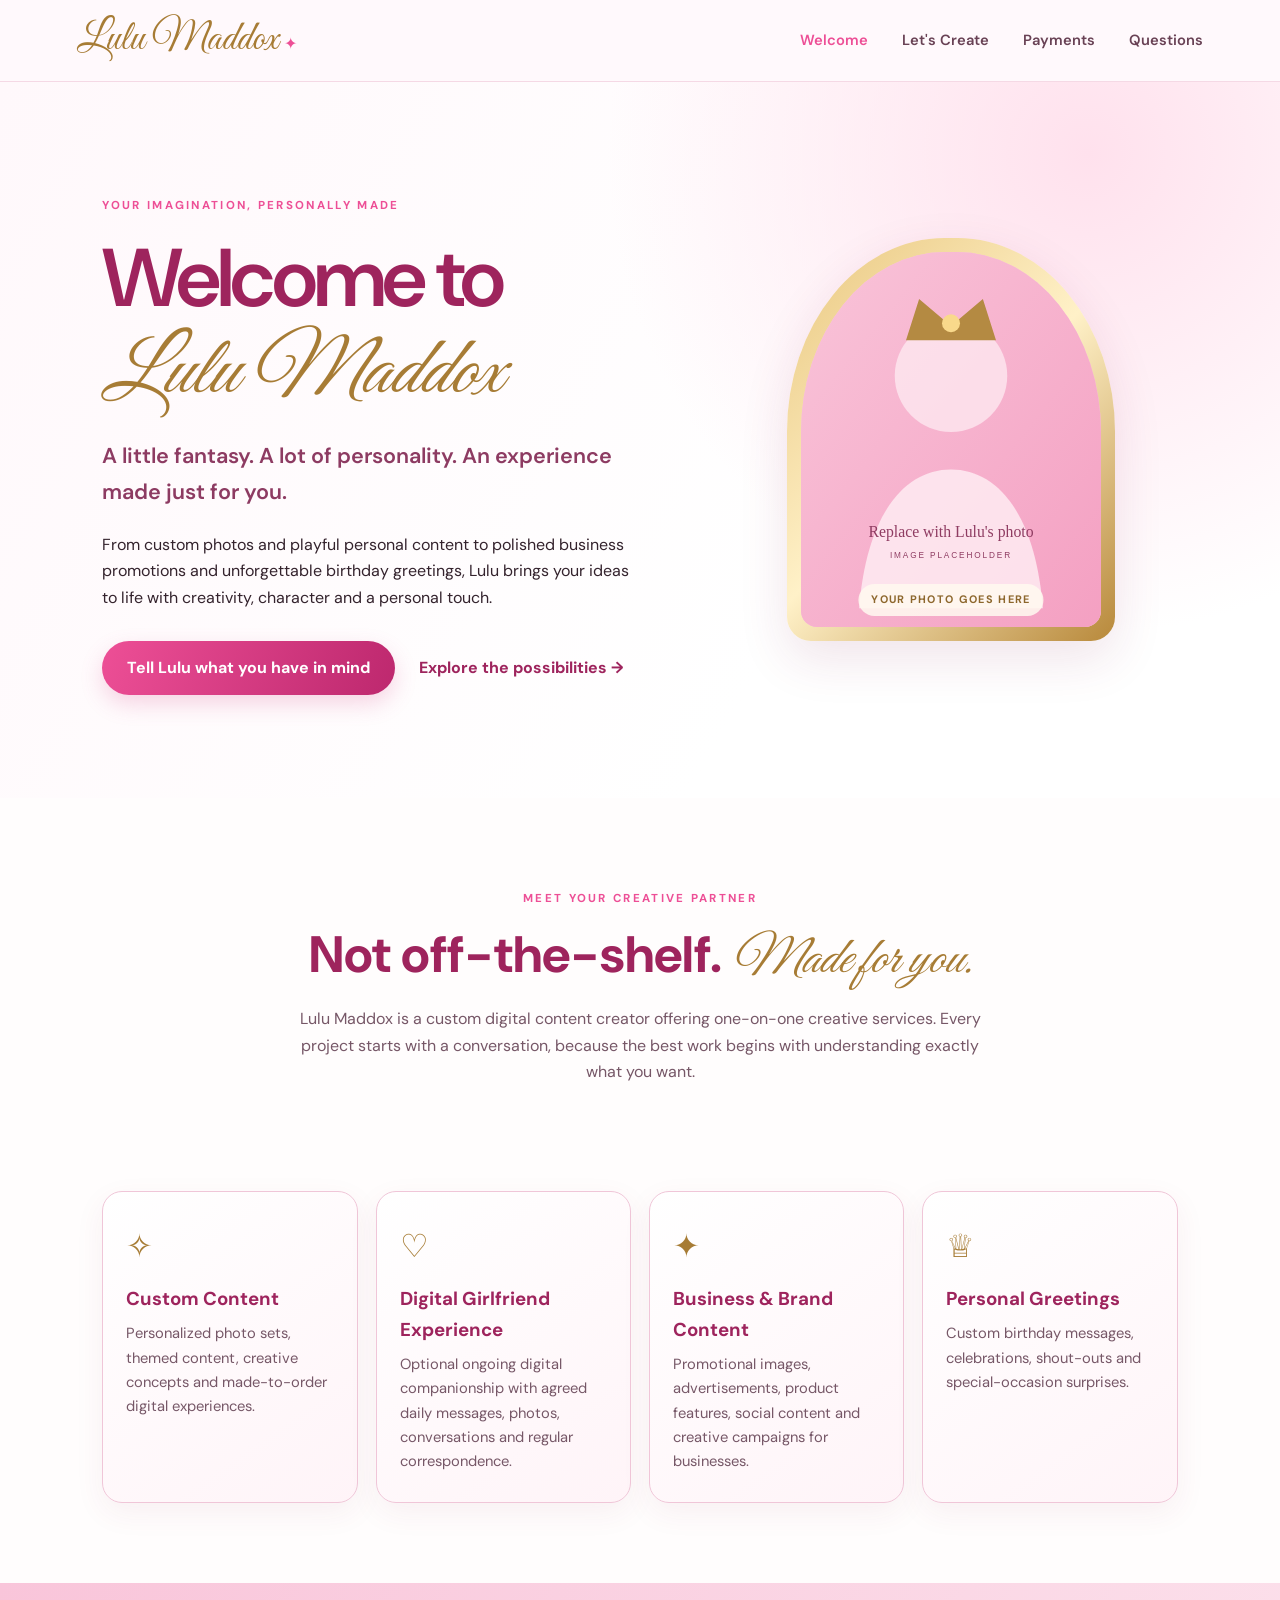
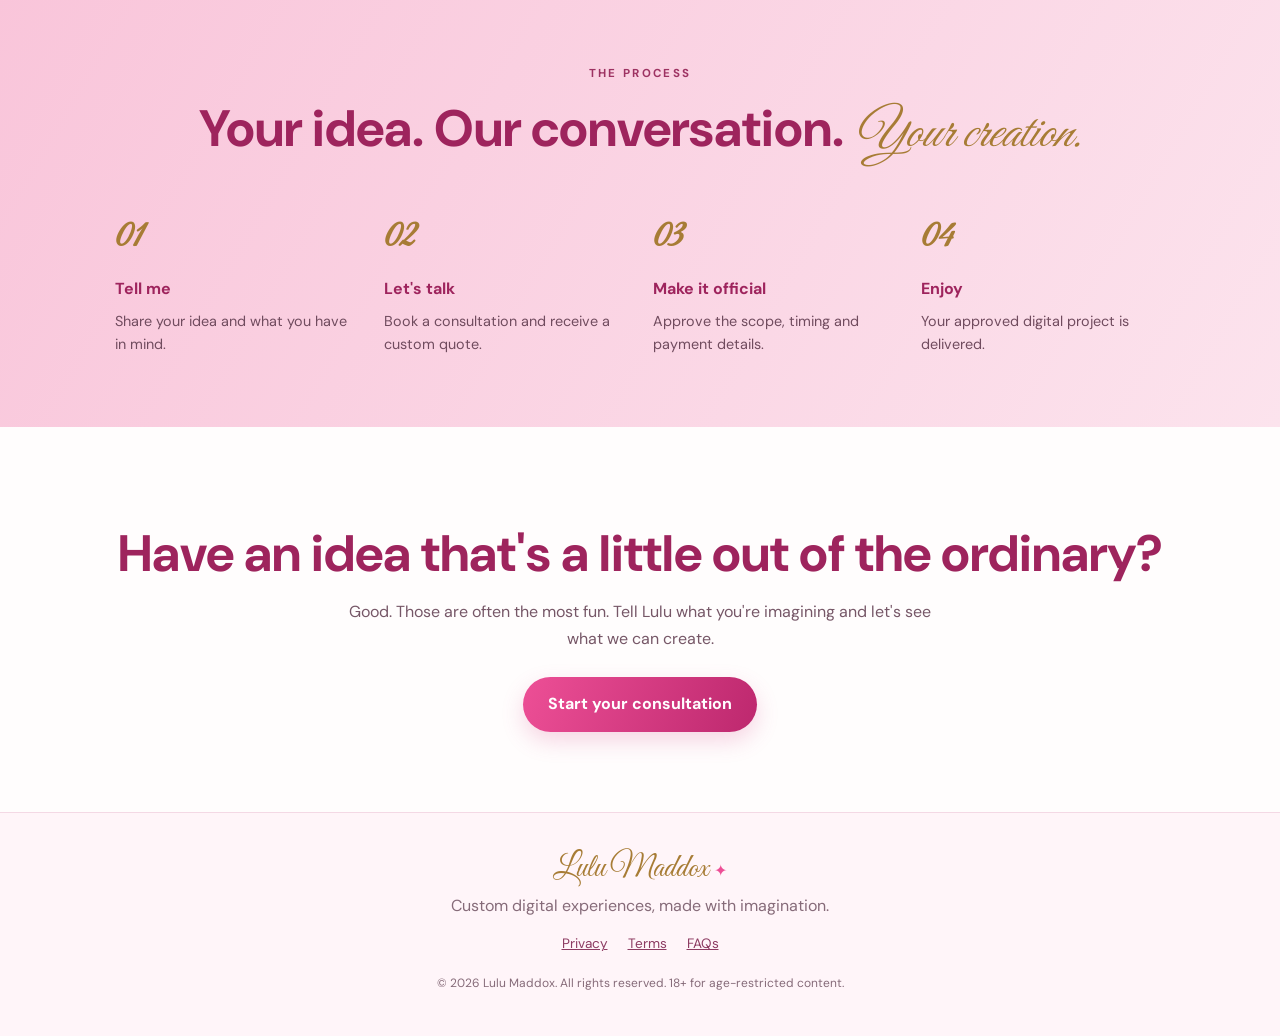
<file: index.html>
<!doctype html>
<html lang="en">
<head>
  <meta charset="utf-8"><meta name="viewport" content="width=device-width, initial-scale=1">
  <meta name="description" content="Custom digital content, personalized greetings, business promotions and ongoing digital companionship by Lulu Maddox.">
  <title>Welcome to Lulu Maddox | Custom Digital Experiences</title>
  <link rel="stylesheet" href="styles.css">
</head>
<body>
<header class="site-header">
  <a class="brand" href="index.html">Lulu Maddox<span>✦</span></a>
  <button class="menu-toggle" aria-label="Toggle navigation" aria-expanded="false">☰</button>
  <nav class="nav"><a class="active" href="index.html">Welcome</a><a href="contact.html">Let's Create</a><a href="payment.html">Payments</a><a href="faq.html">Questions</a></nav>
</header>
<main>
  <section class="hero">
    <div class="hero-copy">
      <p class="eyebrow">YOUR IMAGINATION, PERSONALLY MADE</p>
      <h1>Welcome to <em>Lulu Maddox</em></h1>
      <p class="lead">A little fantasy. A lot of personality. An experience made just for you.</p>
      <p>From custom photos and playful personal content to polished business promotions and unforgettable birthday greetings, Lulu brings your ideas to life with creativity, character and a personal touch.</p>
      <div class="actions"><a class="button" href="contact.html">Tell Lulu what you have in mind</a><a class="text-link" href="faq.html">Explore the possibilities →</a></div>
    </div>
    <div class="hero-image-frame">
      <img src="images/lulu-hero-placeholder.svg" alt="Replace this image with a portrait of Lulu">
      <span class="image-note">YOUR PHOTO GOES HERE</span>
    </div>
  </section>

  <section class="intro section">
    <p class="eyebrow">MEET YOUR CREATIVE PARTNER</p>
    <h2>Not off-the-shelf. <em>Made for you.</em></h2>
    <p class="center-copy">Lulu Maddox is a custom digital content creator offering one-on-one creative services. Every project starts with a conversation, because the best work begins with understanding exactly what you want.</p>
  </section>

  <section class="service-grid section">
    <article class="service-card"><div class="service-icon">✧</div><h3>Custom Content</h3><p>Personalized photo sets, themed content, creative concepts and made-to-order digital experiences.</p></article>
    <article class="service-card"><div class="service-icon">♡</div><h3>Digital Girlfriend Experience</h3><p>Optional ongoing digital companionship with agreed daily messages, photos, conversations and regular correspondence.</p></article>
    <article class="service-card"><div class="service-icon">✦</div><h3>Business & Brand Content</h3><p>Promotional images, advertisements, product features, social content and creative campaigns for businesses.</p></article>
    <article class="service-card"><div class="service-icon">♕</div><h3>Personal Greetings</h3><p>Custom birthday messages, celebrations, shout-outs and special-occasion surprises.</p></article>
  </section>

  <section class="pink-band">
    <p class="eyebrow">THE PROCESS</p><h2>Your idea. Our conversation. <em>Your creation.</em></h2>
    <div class="steps"><div><b>01</b><strong>Tell me</strong><span>Share your idea and what you have in mind.</span></div><div><b>02</b><strong>Let's talk</strong><span>Book a consultation and receive a custom quote.</span></div><div><b>03</b><strong>Make it official</strong><span>Approve the scope, timing and payment details.</span></div><div><b>04</b><strong>Enjoy</strong><span>Your approved digital project is delivered.</span></div></div>
  </section>
  <section class="closing section"><h2>Have an idea that's a little out of the ordinary?</h2><p>Good. Those are often the most fun. Tell Lulu what you're imagining and let's see what we can create.</p><a class="button" href="contact.html">Start your consultation</a></section>
</main>
<footer><a class="brand small" href="index.html">Lulu Maddox<span>✦</span></a><p>Custom digital experiences, made with imagination.</p><div><a href="privacy.html">Privacy</a><a href="terms.html">Terms</a><a href="faq.html">FAQs</a></div><small>© <span id="year"></span> Lulu Maddox. All rights reserved. 18+ for age-restricted content.</small></footer>
<script src="script.js"></script>
</body></html>
</file>
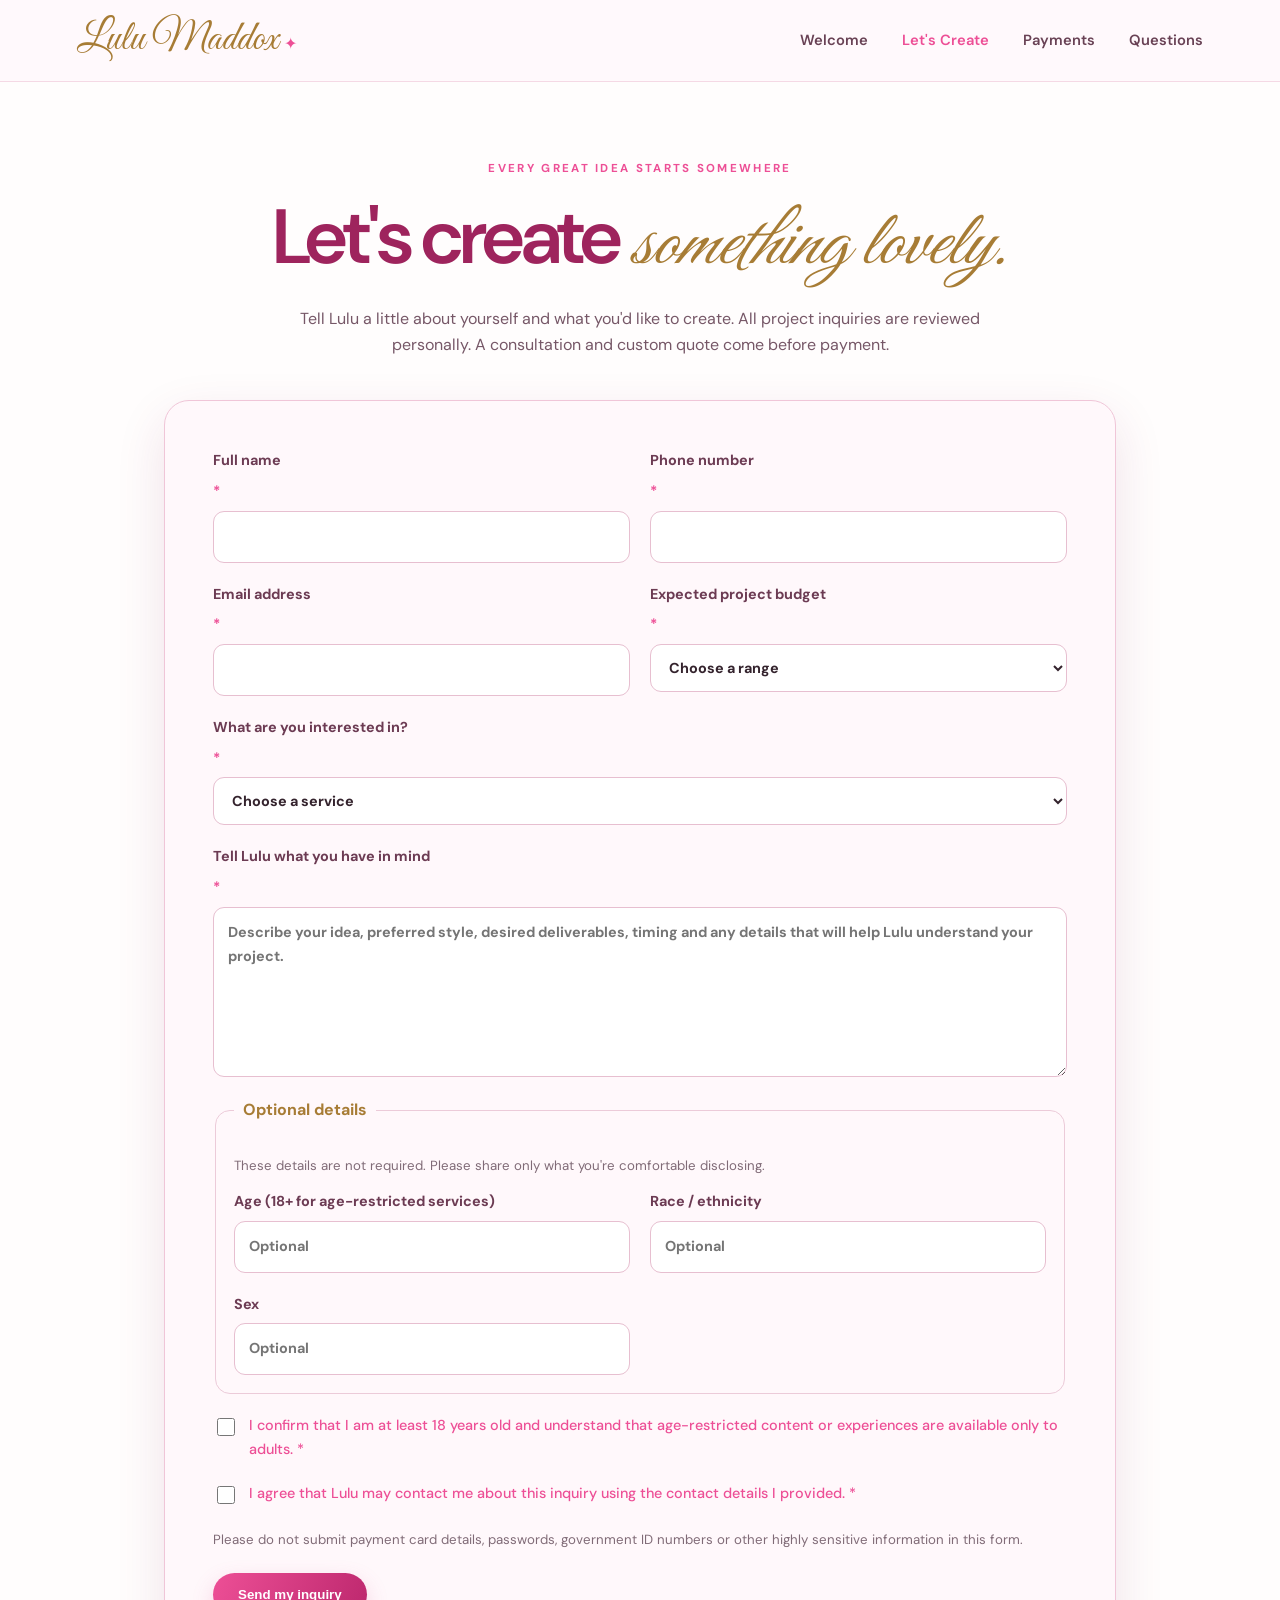
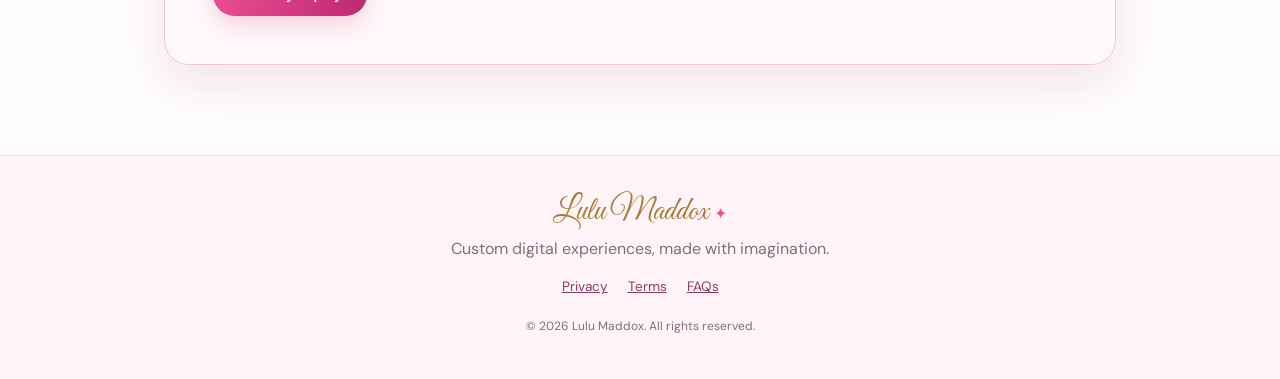
<file: contact.html>
<!doctype html>
<html lang="en"><head><meta charset="utf-8"><meta name="viewport" content="width=device-width, initial-scale=1"><title>Let's Create | Lulu Maddox</title><link rel="stylesheet" href="styles.css"></head>
<body><header class="site-header"><a class="brand" href="index.html">Lulu Maddox<span>✦</span></a><button class="menu-toggle" aria-label="Toggle navigation" aria-expanded="false">☰</button><nav class="nav"><a href="index.html">Welcome</a><a class="active" href="contact.html">Let's Create</a><a href="payment.html">Payments</a><a href="faq.html">Questions</a></nav></header>
<main class="page-wrap"><section class="page-heading"><p class="eyebrow">EVERY GREAT IDEA STARTS SOMEWHERE</p><h1>Let's create <em>something lovely.</em></h1><p>Tell Lulu a little about yourself and what you'd like to create. All project inquiries are reviewed personally. A consultation and custom quote come before payment.</p></section>
<form class="inquiry-form" name="lulu-project-inquiry" method="POST" data-netlify="true" netlify-honeypot="bot-field" action="thank-you.html">
<input type="hidden" name="form-name" value="lulu-project-inquiry"><p class="hidden"><label>Leave this empty: <input name="bot-field"></label></p>
<div class="form-grid">
<label>Full name <span>*</span><input name="name" autocomplete="name" required></label>
<label>Phone number <span>*</span><input name="phone" type="tel" autocomplete="tel" required></label>
<label>Email address <span>*</span><input name="email" type="email" autocomplete="email" required></label>
<label>Expected project budget <span>*</span><select name="budget" required><option value="">Choose a range</option><option>Under $50</option><option>$50–$100</option><option>$100–$250</option><option>$250–$500</option><option>$500–$1,000</option><option>$1,000+</option><option>Not sure — let's discuss</option></select></label>
<label class="full">What are you interested in? <span>*</span><select name="service" required><option value="">Choose a service</option><option>Custom personal content</option><option>Digital girlfriend experience</option><option>Business / advertising content</option><option>Birthday or special-occasion greeting</option><option>Other / custom idea</option></select></label>
<label class="full">Tell Lulu what you have in mind <span>*</span><textarea name="project-details" rows="6" required placeholder="Describe your idea, preferred style, desired deliverables, timing and any details that will help Lulu understand your project."></textarea></label>
<fieldset class="full optional"><legend>Optional details</legend><p>These details are not required. Please share only what you're comfortable disclosing.</p>
<div class="form-grid inner"><label>Age (18+ for age-restricted services)<input name="age" type="number" min="18" max="120" placeholder="Optional"></label>
<label>Race / ethnicity<input name="race-ethnicity" placeholder="Optional"></label>
<label>Sex<input name="sex" placeholder="Optional"></label></div></fieldset>
<label class="full check"><input type="checkbox" name="adult-confirmation" value="yes" required><span>I confirm that I am at least 18 years old and understand that age-restricted content or experiences are available only to adults. *</span></label>
<label class="full check"><input type="checkbox" name="contact-consent" value="yes" required><span>I agree that Lulu may contact me about this inquiry using the contact details I provided. *</span></label>
</div><p class="form-footnote">Please do not submit payment card details, passwords, government ID numbers or other highly sensitive information in this form.</p>
<button class="button" type="submit">Send my inquiry</button></form>
</main><footer><a class="brand small" href="index.html">Lulu Maddox<span>✦</span></a><p>Custom digital experiences, made with imagination.</p><div><a href="privacy.html">Privacy</a><a href="terms.html">Terms</a><a href="faq.html">FAQs</a></div><small>© <span id="year"></span> Lulu Maddox. All rights reserved.</small></footer><script src="script.js"></script></body></html>
</file>
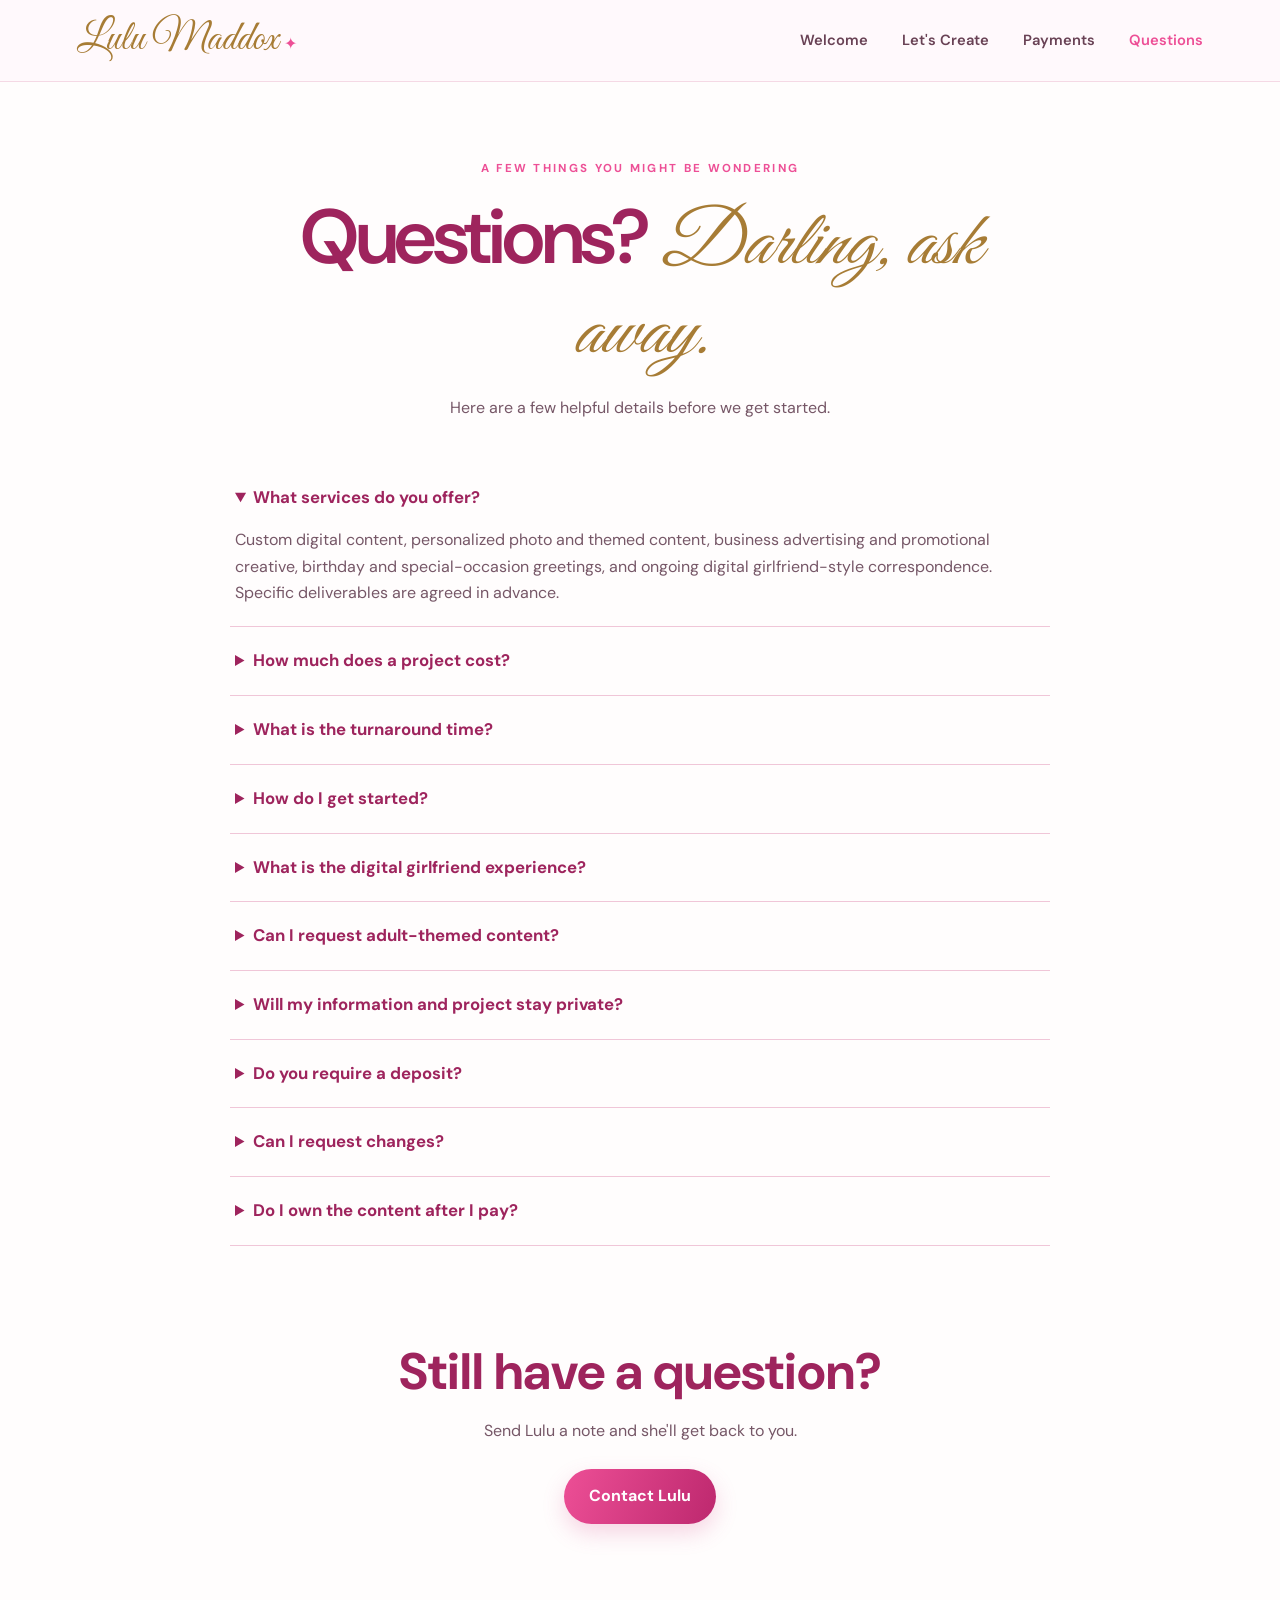
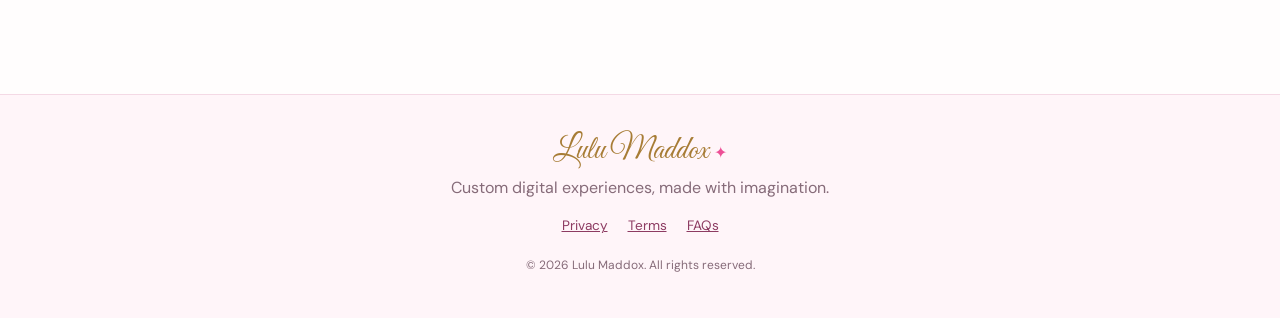
<file: faq.html>
<!doctype html>
<html lang="en"><head><meta charset="utf-8"><meta name="viewport" content="width=device-width, initial-scale=1"><title>Questions & Answers | Lulu Maddox</title><link rel="stylesheet" href="styles.css"></head>
<body><header class="site-header"><a class="brand" href="index.html">Lulu Maddox<span>✦</span></a><button class="menu-toggle" aria-label="Toggle navigation" aria-expanded="false">☰</button><nav class="nav"><a href="index.html">Welcome</a><a href="contact.html">Let's Create</a><a href="payment.html">Payments</a><a class="active" href="faq.html">Questions</a></nav></header>
<main class="page-wrap"><section class="page-heading"><p class="eyebrow">A FEW THINGS YOU MIGHT BE WONDERING</p><h1>Questions? <em>Darling, ask away.</em></h1><p>Here are a few helpful details before we get started.</p></section>
<section class="faq-list">
<details open><summary>What services do you offer?</summary><p>Custom digital content, personalized photo and themed content, business advertising and promotional creative, birthday and special-occasion greetings, and ongoing digital girlfriend-style correspondence. Specific deliverables are agreed in advance.</p></details>
<details><summary>How much does a project cost?</summary><p>There is no one-size-fits-all price. Pricing depends on the type of project, time involved, requested deliverables, usage rights and schedule. Lulu will provide a quote after discussing your idea.</p></details>
<details><summary>What is the turnaround time?</summary><p>Turnaround is determined project by project. The estimated delivery date will be included in the quote or written project agreement before payment.</p></details>
<details><summary>How do I get started?</summary><p>Complete the inquiry form with your contact information, budget and project description. Lulu will review it and contact you to arrange a consultation.</p></details>
<details><summary>What is the digital girlfriend experience?</summary><p>It is an optional, ongoing digital companionship arrangement that may include agreed daily texts, photos, conversations and regular correspondence. Frequency, boundaries, availability, duration and price are agreed in writing before it begins. It is a digital entertainment service, not an emergency service or a promise of an exclusive real-life relationship.</p></details>
<details><summary>Can I request adult-themed content?</summary><p>Adults may inquire about lawful, consensual, age-appropriate adult-themed creative work. All participants must be adults, and no content involving minors, non-consensual imagery or unlawful material will be accepted. Availability depends on the specific request and applicable platform and payment-provider rules.</p></details>
<details><summary>Will my information and project stay private?</summary><p>Inquiries and project details should be handled discreetly and used only for responding to and fulfilling the request, subject to the privacy policy and any legal obligations. Do not send highly sensitive information through the inquiry form.</p></details>
<details><summary>Do you require a deposit?</summary><p>Deposit requirements, cancellation terms and payment milestones will be stated in the quote before work begins. Do not pay until you have reviewed and accepted those terms.</p></details>
<details><summary>Can I request changes?</summary><p>Any included revisions, revision deadlines and fees for additional changes will be stated in the project quote. Please provide clear feedback within the agreed review period.</p></details>
<details><summary>Do I own the content after I pay?</summary><p>Not automatically. The quote should specify what rights you receive, whether personal or commercial use is permitted, and whether redistribution, resale, editing or exclusive use is allowed.</p></details>
</section><section class="closing section"><h2>Still have a question?</h2><p>Send Lulu a note and she'll get back to you.</p><a class="button" href="contact.html">Contact Lulu</a></section></main>
<footer><a class="brand small" href="index.html">Lulu Maddox<span>✦</span></a><p>Custom digital experiences, made with imagination.</p><div><a href="privacy.html">Privacy</a><a href="terms.html">Terms</a><a href="faq.html">FAQs</a></div><small>© <span id="year"></span> Lulu Maddox. All rights reserved.</small></footer><script src="script.js"></script></body></html>
</file>
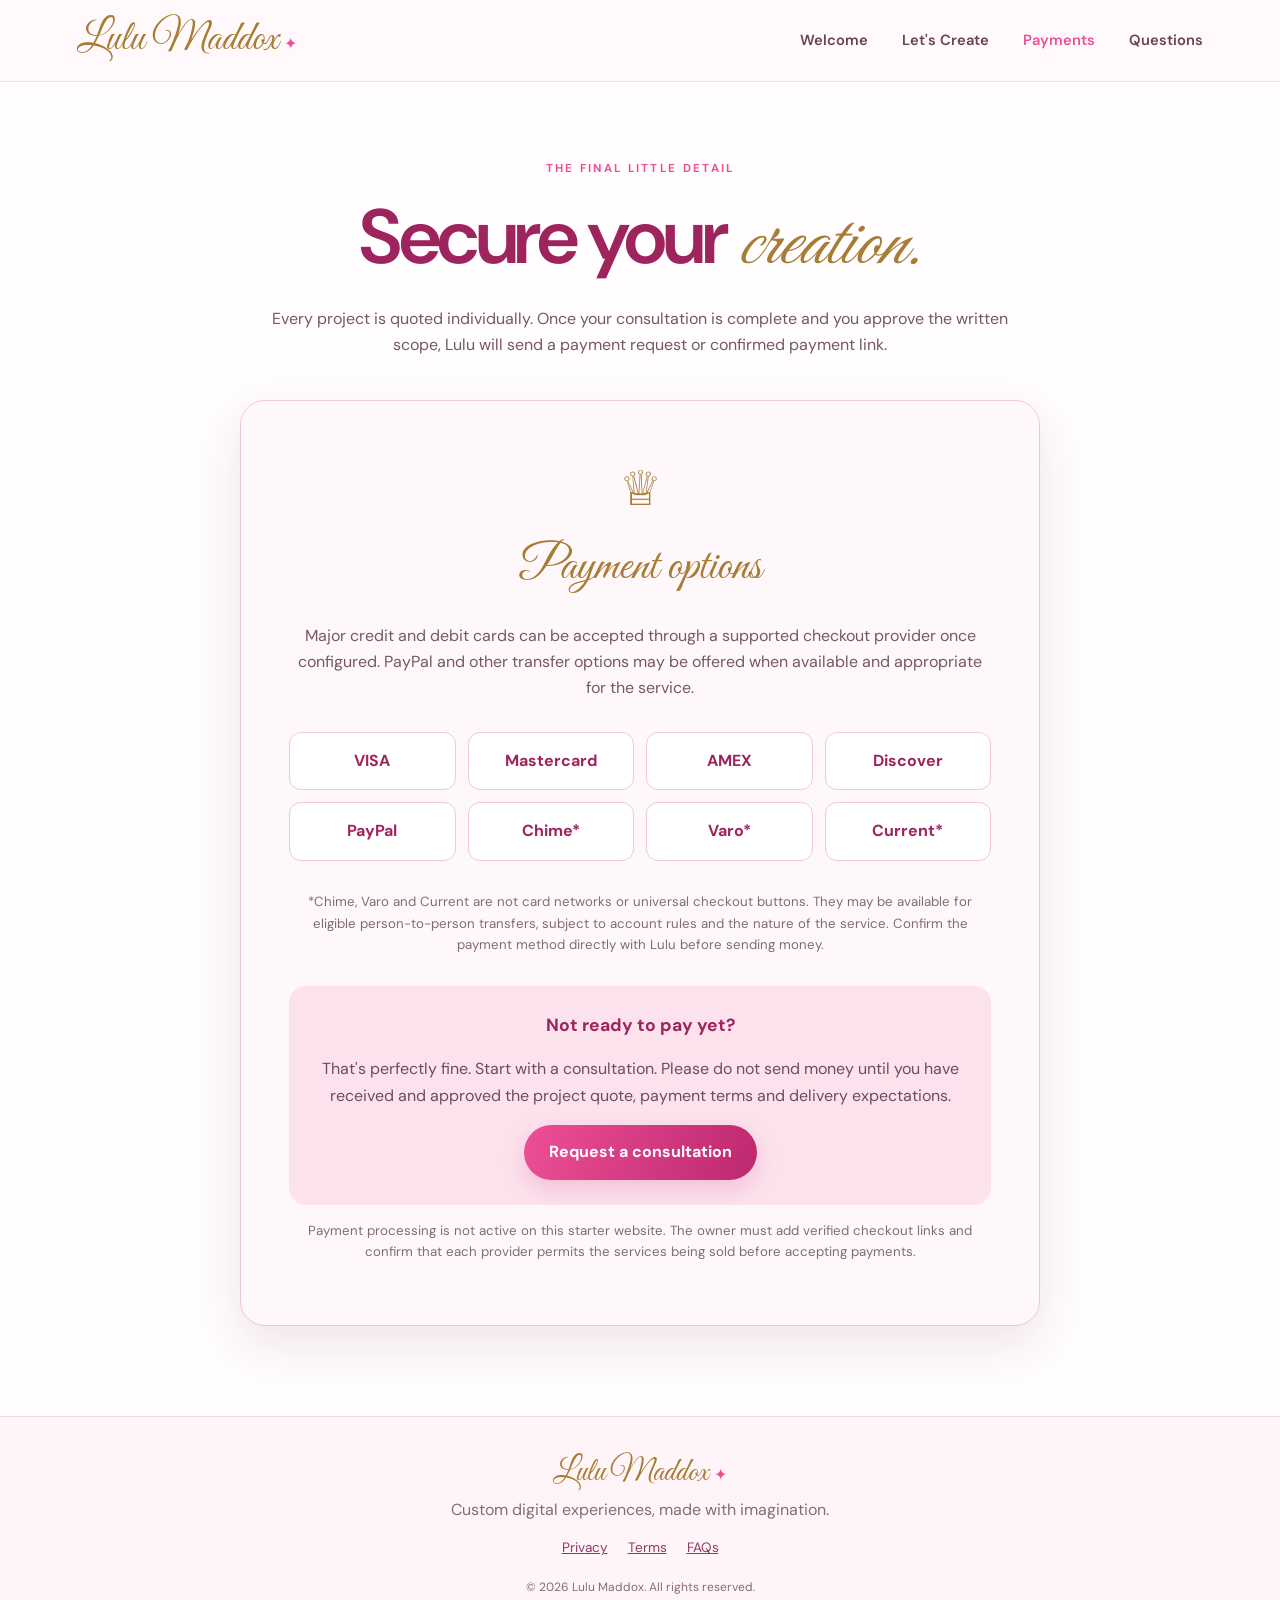
<file: payment.html>
<!doctype html>
<html lang="en"><head><meta charset="utf-8"><meta name="viewport" content="width=device-width, initial-scale=1"><title>Payments | Lulu Maddox</title><link rel="stylesheet" href="styles.css"></head>
<body><header class="site-header"><a class="brand" href="index.html">Lulu Maddox<span>✦</span></a><button class="menu-toggle" aria-label="Toggle navigation" aria-expanded="false">☰</button><nav class="nav"><a href="index.html">Welcome</a><a href="contact.html">Let's Create</a><a class="active" href="payment.html">Payments</a><a href="faq.html">Questions</a></nav></header>
<main class="page-wrap"><section class="page-heading"><p class="eyebrow">THE FINAL LITTLE DETAIL</p><h1>Secure your <em>creation.</em></h1><p>Every project is quoted individually. Once your consultation is complete and you approve the written scope, Lulu will send a payment request or confirmed payment link.</p></section>
<section class="payment-panel"><div class="payment-crown">♕</div><h2>Payment options</h2><p class="center-copy">Major credit and debit cards can be accepted through a supported checkout provider once configured. PayPal and other transfer options may be offered when available and appropriate for the service.</p>
<div class="payment-methods"><div>VISA</div><div>Mastercard</div><div>AMEX</div><div>Discover</div><div>PayPal</div><div>Chime*</div><div>Varo*</div><div>Current*</div></div>
<p class="small-note">*Chime, Varo and Current are not card networks or universal checkout buttons. They may be available for eligible person-to-person transfers, subject to account rules and the nature of the service. Confirm the payment method directly with Lulu before sending money.</p>
<div class="notice"><strong>Not ready to pay yet?</strong><p>That's perfectly fine. Start with a consultation. Please do not send money until you have received and approved the project quote, payment terms and delivery expectations.</p><a class="button" href="contact.html">Request a consultation</a></div>
<p class="small-note">Payment processing is not active on this starter website. The owner must add verified checkout links and confirm that each provider permits the services being sold before accepting payments.</p></section></main>
<footer><a class="brand small" href="index.html">Lulu Maddox<span>✦</span></a><p>Custom digital experiences, made with imagination.</p><div><a href="privacy.html">Privacy</a><a href="terms.html">Terms</a><a href="faq.html">FAQs</a></div><small>© <span id="year"></span> Lulu Maddox. All rights reserved.</small></footer><script src="script.js"></script></body></html>
</file>
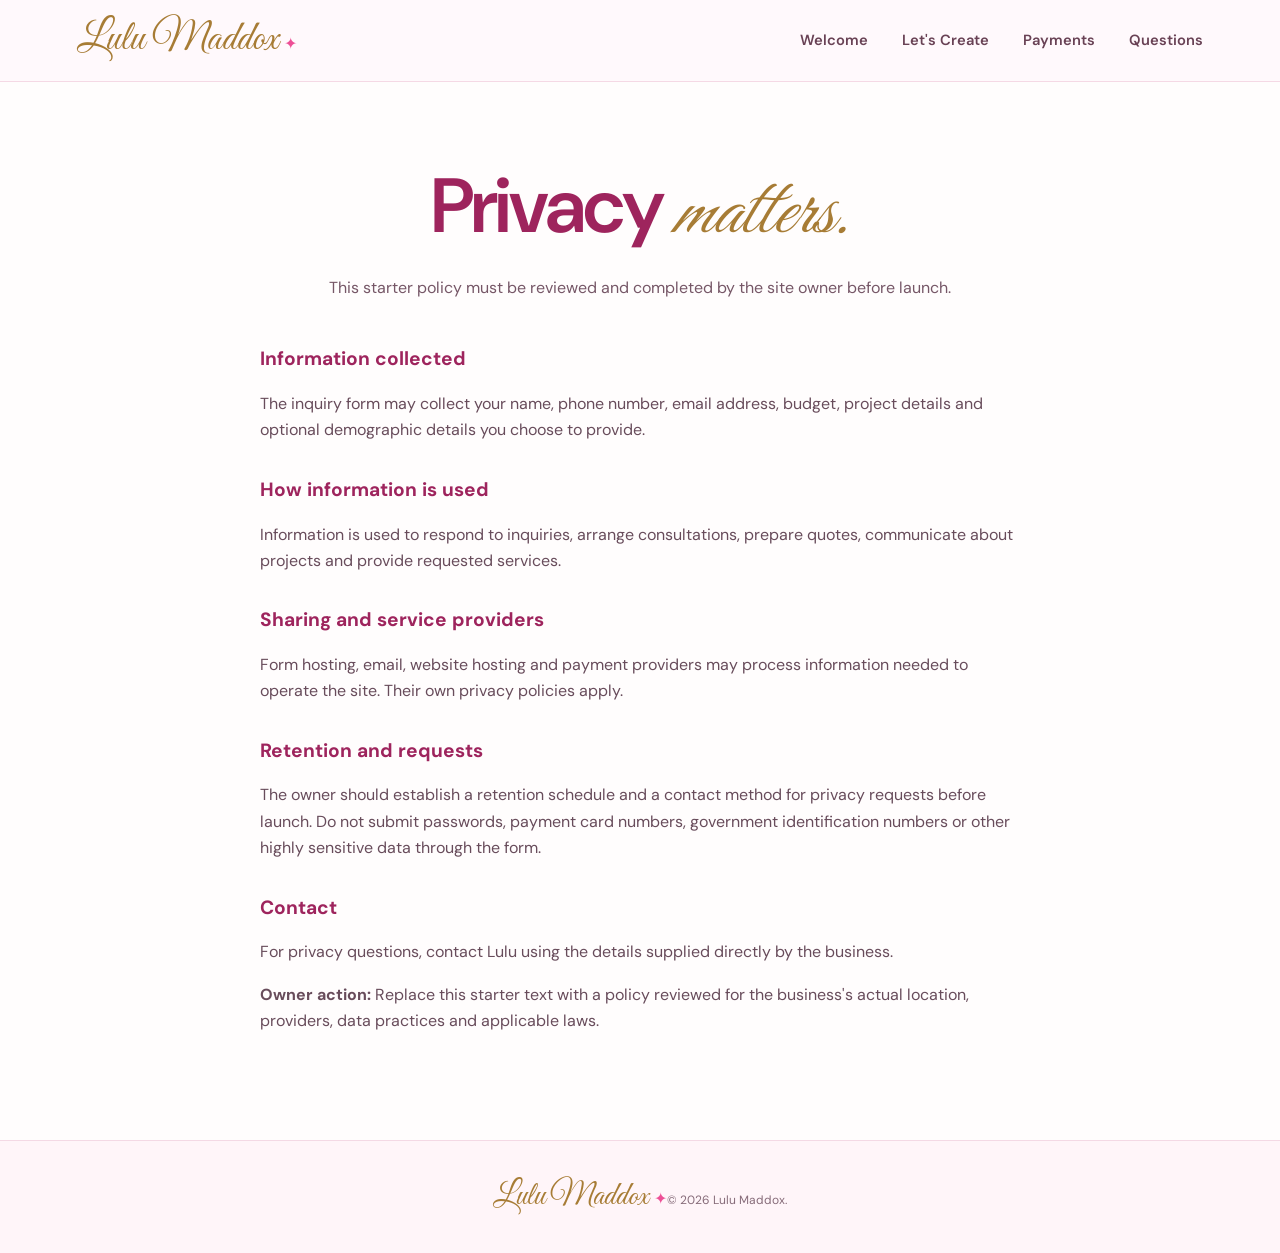
<file: privacy.html>
<!doctype html><html lang="en"><head><meta charset="utf-8"><meta name="viewport" content="width=device-width, initial-scale=1"><title>Privacy | Lulu Maddox</title><link rel="stylesheet" href="styles.css"></head><body><header class="site-header"><a class="brand" href="index.html">Lulu Maddox<span>✦</span></a><nav class="nav"><a href="index.html">Welcome</a><a href="contact.html">Let's Create</a><a href="payment.html">Payments</a><a href="faq.html">Questions</a></nav></header><main class="page-wrap"><section class="page-heading"><h1>Privacy <em>matters.</em></h1><p>This starter policy must be reviewed and completed by the site owner before launch.</p></section><article class="legal"><h2>Information collected</h2><p>The inquiry form may collect your name, phone number, email address, budget, project details and optional demographic details you choose to provide.</p><h2>How information is used</h2><p>Information is used to respond to inquiries, arrange consultations, prepare quotes, communicate about projects and provide requested services.</p><h2>Sharing and service providers</h2><p>Form hosting, email, website hosting and payment providers may process information needed to operate the site. Their own privacy policies apply.</p><h2>Retention and requests</h2><p>The owner should establish a retention schedule and a contact method for privacy requests before launch. Do not submit passwords, payment card numbers, government identification numbers or other highly sensitive data through the form.</p><h2>Contact</h2><p>For privacy questions, contact Lulu using the details supplied directly by the business.</p><p><strong>Owner action:</strong> Replace this starter text with a policy reviewed for the business's actual location, providers, data practices and applicable laws.</p></article></main><footer><a class="brand small" href="index.html">Lulu Maddox<span>✦</span></a><small>© <span id="year"></span> Lulu Maddox.</small></footer><script src="script.js"></script></body></html>
</file>
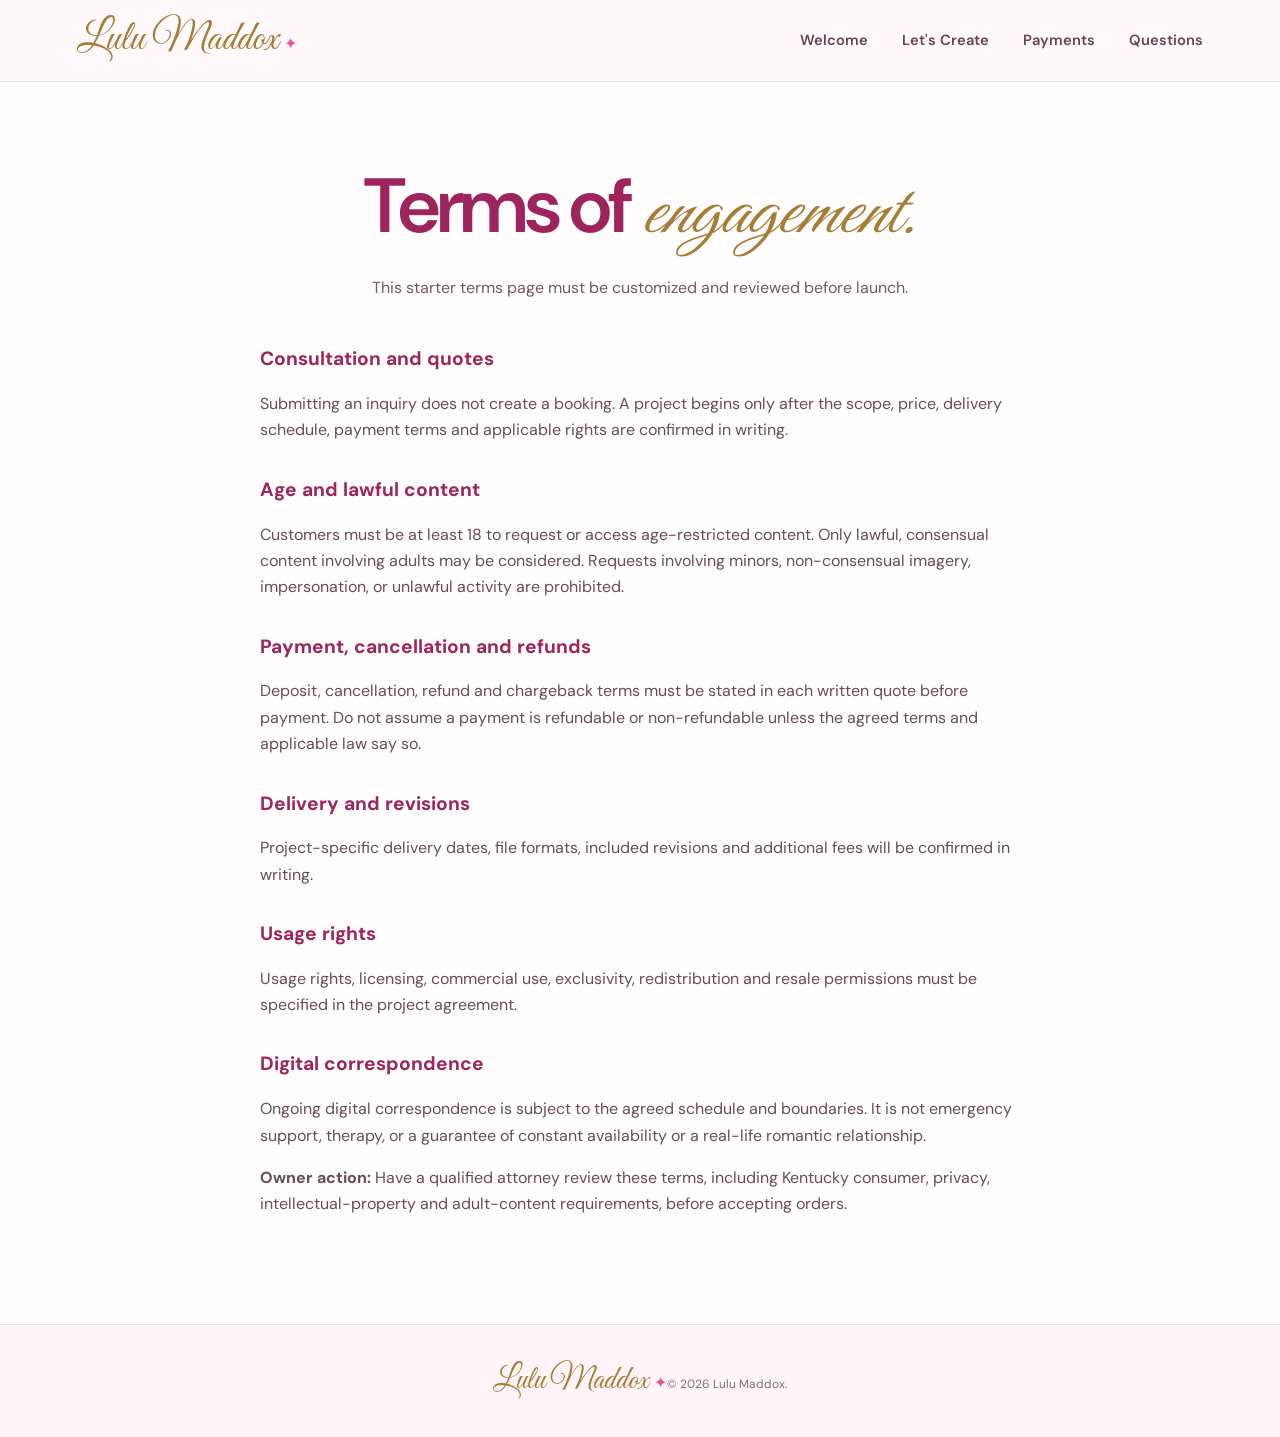
<file: terms.html>
<!doctype html><html lang="en"><head><meta charset="utf-8"><meta name="viewport" content="width=device-width, initial-scale=1"><title>Terms | Lulu Maddox</title><link rel="stylesheet" href="styles.css"></head><body><header class="site-header"><a class="brand" href="index.html">Lulu Maddox<span>✦</span></a><nav class="nav"><a href="index.html">Welcome</a><a href="contact.html">Let's Create</a><a href="payment.html">Payments</a><a href="faq.html">Questions</a></nav></header><main class="page-wrap"><section class="page-heading"><h1>Terms of <em>engagement.</em></h1><p>This starter terms page must be customized and reviewed before launch.</p></section><article class="legal"><h2>Consultation and quotes</h2><p>Submitting an inquiry does not create a booking. A project begins only after the scope, price, delivery schedule, payment terms and applicable rights are confirmed in writing.</p><h2>Age and lawful content</h2><p>Customers must be at least 18 to request or access age-restricted content. Only lawful, consensual content involving adults may be considered. Requests involving minors, non-consensual imagery, impersonation, or unlawful activity are prohibited.</p><h2>Payment, cancellation and refunds</h2><p>Deposit, cancellation, refund and chargeback terms must be stated in each written quote before payment. Do not assume a payment is refundable or non-refundable unless the agreed terms and applicable law say so.</p><h2>Delivery and revisions</h2><p>Project-specific delivery dates, file formats, included revisions and additional fees will be confirmed in writing.</p><h2>Usage rights</h2><p>Usage rights, licensing, commercial use, exclusivity, redistribution and resale permissions must be specified in the project agreement.</p><h2>Digital correspondence</h2><p>Ongoing digital correspondence is subject to the agreed schedule and boundaries. It is not emergency support, therapy, or a guarantee of constant availability or a real-life romantic relationship.</p><p><strong>Owner action:</strong> Have a qualified attorney review these terms, including Kentucky consumer, privacy, intellectual-property and adult-content requirements, before accepting orders.</p></article></main><footer><a class="brand small" href="index.html">Lulu Maddox<span>✦</span></a><small>© <span id="year"></span> Lulu Maddox.</small></footer><script src="script.js"></script></body></html>
</file>
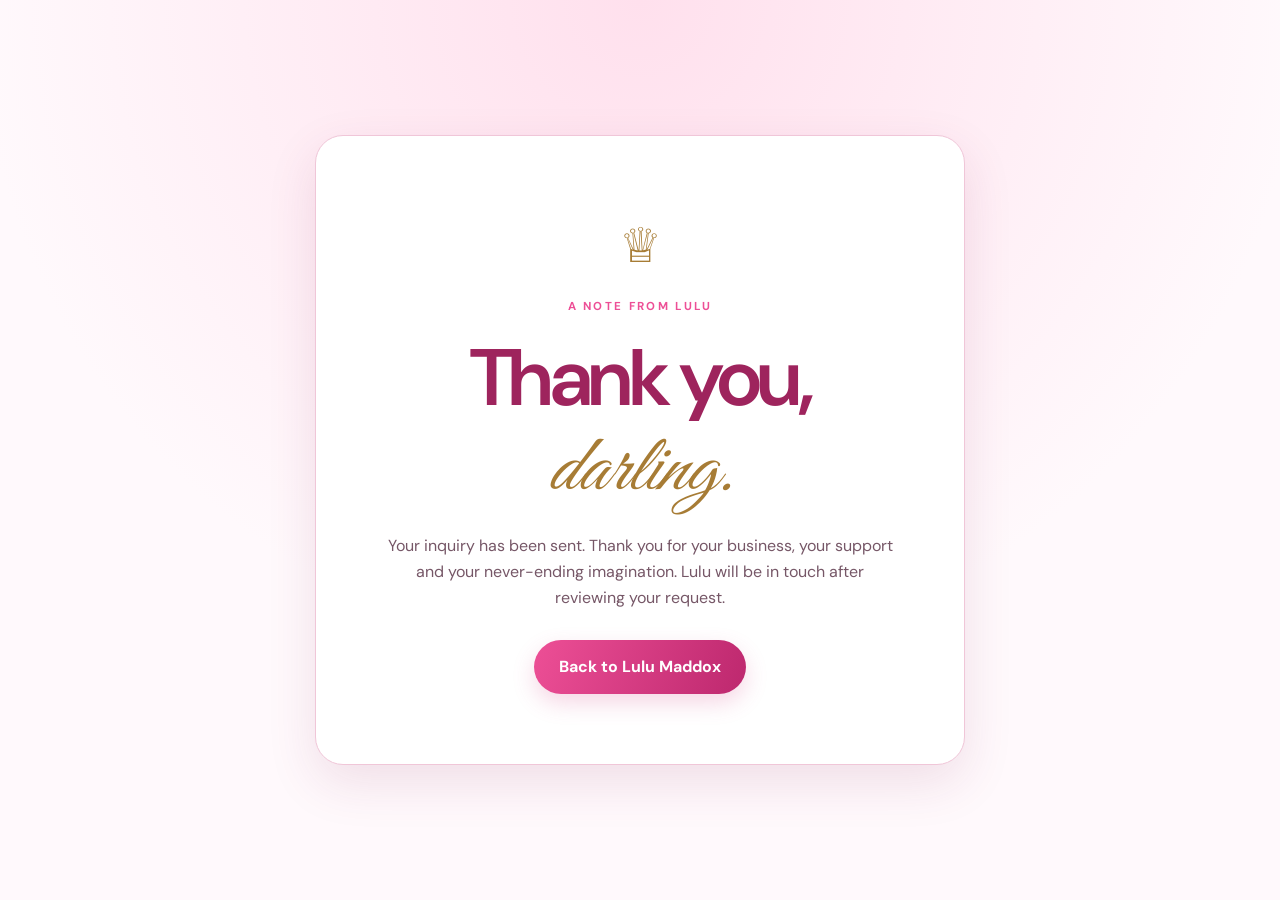
<file: thank-you.html>
<!doctype html><html lang="en"><head><meta charset="utf-8"><meta name="viewport" content="width=device-width, initial-scale=1"><title>Thank You | Lulu Maddox</title><link rel="stylesheet" href="styles.css"></head><body><main class="thankyou"><div class="thankyou-card"><div class="payment-crown">♕</div><p class="eyebrow">A NOTE FROM LULU</p><h1>Thank you, <em>darling.</em></h1><p>Your inquiry has been sent. Thank you for your business, your support and your never-ending imagination. Lulu will be in touch after reviewing your request.</p><a class="button" href="index.html">Back to Lulu Maddox</a></div></main><script src="script.js"></script></body></html>
</file>
<file: styles.css>
@import url('https://fonts.googleapis.com/css2?family=DM+Sans:wght@400;500;600;700&family=Great+Vibes&display=swap');
:root{--pink:#f8b5d0;--blush:#fff3f8;--hot:#ed4f96;--deep:#9e245d;--gold:#a77c35;--ink:#34232d;--white:#fffdfd;--line:#f0c6d8;--shadow:0 18px 50px rgba(128,37,83,.12)}
*{box-sizing:border-box}html{scroll-behavior:smooth}body{margin:0;background:var(--white);color:var(--ink);font-family:'DM Sans',Arial,sans-serif;line-height:1.65}a{color:inherit}.site-header{height:auto;min-height:82px;padding:15px clamp(20px,6vw,88px);display:flex;align-items:center;justify-content:space-between;gap:25px;background:#fff9fc;border-bottom:1px solid #f5d9e5;position:sticky;top:0;z-index:5}.brand{font-family:'Great Vibes',cursive;font-size:2.55rem;text-decoration:none;color:var(--gold);line-height:1}.brand span{font-family:serif;font-size:1rem;margin-left:6px;color:var(--hot)}.brand.small{font-size:2rem}.nav{display:flex;gap:clamp(14px,3vw,34px);align-items:center}.nav a{text-decoration:none;font-size:.92rem;font-weight:600;color:#694255}.nav a:hover,.nav a.active{color:var(--hot)}.menu-toggle{display:none;background:none;border:0;font-size:1.5rem;color:var(--deep)}
.hero{padding:clamp(50px,8vw,110px) clamp(22px,8vw,120px);display:grid;grid-template-columns:1.08fr .92fr;gap:clamp(30px,7vw,90px);align-items:center;background:radial-gradient(circle at 85% 10%,#ffe1ed 0,transparent 38%),linear-gradient(120deg,#fff8fb,#fff 65%)}.eyebrow{letter-spacing:.2em;text-transform:uppercase;color:var(--hot);font-weight:700;font-size:.72rem}.hero h1,.page-heading h1,.thankyou h1{font-size:clamp(3.2rem,6.4vw,6.4rem);line-height:1.05;margin:.25em 0;color:var(--deep);font-weight:600;letter-spacing:-.045em}.hero h1 em,.page-heading h1 em,.thankyou h1 em,h2 em{font-family:'Great Vibes',cursive;color:var(--gold);font-weight:400;letter-spacing:0}.lead{font-size:1.35rem;color:#8d3b62;font-weight:600;max-width:540px}.hero-copy>p:not(.eyebrow):not(.lead){max-width:590px}.actions{display:flex;align-items:center;gap:24px;flex-wrap:wrap;margin-top:30px}.button{display:inline-flex;align-items:center;justify-content:center;padding:14px 25px;border:0;border-radius:999px;background:linear-gradient(110deg,#ed4f96,#bd286e);color:white;text-decoration:none;font-weight:700;box-shadow:0 9px 22px #d84a8738;cursor:pointer}.button:hover{transform:translateY(-2px);filter:brightness(1.04)}.text-link{color:var(--deep);font-weight:700;text-decoration:none}.hero-image-frame{position:relative;padding:14px;background:linear-gradient(135deg,#e9c77f,#fff1c8,#b8893b);border-radius:48% 48% 24px 24px;box-shadow:var(--shadow);max-width:490px;margin:auto}.hero-image-frame img{display:block;width:100%;aspect-ratio:4/5;object-fit:cover;border-radius:48% 48% 16px 16px;background:#f7c7db}.image-note{position:absolute;bottom:25px;left:50%;transform:translateX(-50%);background:#fffaf0dc;color:#8d672d;padding:7px 13px;border-radius:30px;font-size:.68rem;letter-spacing:.12em;font-weight:700;white-space:nowrap}
.section{padding:80px clamp(22px,8vw,120px)}.intro{text-align:center;max-width:900px;margin:auto}.intro h2,.closing h2,.pink-band h2{font-size:clamp(2rem,4vw,3.3rem);color:var(--deep);line-height:1.2;margin:.3em 0}.center-copy{max-width:720px;margin:15px auto;color:#765767}.service-grid{padding-top:10px;display:grid;grid-template-columns:repeat(4,1fr);gap:18px}.service-card{padding:28px 23px;border:1px solid var(--line);border-radius:20px;background:linear-gradient(145deg,#fff,#fff4f8);box-shadow:0 10px 30px #8b2e5510}.service-icon{font-size:2rem;color:var(--gold)}.service-card h3{color:var(--deep);margin:12px 0 6px}.service-card p{font-size:.92rem;color:#765767;margin:0}.pink-band{padding:70px clamp(22px,8vw,120px);background:linear-gradient(120deg,#f9c5da,#fce3ed);text-align:center}.pink-band .eyebrow{color:#9d3262}.steps{display:grid;grid-template-columns:repeat(4,1fr);gap:25px;margin:40px auto 0;max-width:1050px;text-align:left}.steps div{display:flex;flex-direction:column;gap:7px}.steps b{font-family:'Great Vibes',cursive;font-size:2.4rem;color:var(--gold)}.steps strong{color:var(--deep)}.steps span{font-size:.9rem;color:#704b5e}.closing{text-align:center}.closing p{max-width:600px;margin:12px auto 25px;color:#765767}
.page-wrap{max-width:1000px;margin:auto;padding:65px 24px 90px}.page-heading{text-align:center;max-width:760px;margin:0 auto 42px}.page-heading h1{font-size:clamp(3rem,6vw,5rem)}.page-heading>p:last-child{color:#765767}.inquiry-form,.payment-panel{background:#fff8fb;border:1px solid var(--line);border-radius:25px;padding:clamp(22px,5vw,48px);box-shadow:var(--shadow)}.form-grid{display:grid;grid-template-columns:1fr 1fr;gap:20px}.form-grid label{display:flex;flex-direction:column;gap:7px;font-size:.9rem;font-weight:700;color:#6c3b53}.form-grid label>span{color:var(--hot);display:inline}.form-grid input,.form-grid select,.form-grid textarea{width:100%;border:1px solid #e7bfd0;border-radius:11px;padding:13px 14px;font:inherit;color:var(--ink);background:#fff;outline:none}.form-grid input:focus,.form-grid select:focus,.form-grid textarea:focus{border-color:var(--hot);box-shadow:0 0 0 3px #ed4f961c}.full{grid-column:1/-1}.optional{border:1px solid #eccbd9;border-radius:15px;padding:18px}.optional legend{padding:0 9px;color:var(--gold);font-weight:700}.optional p,.form-footnote,.small-note{font-size:.83rem;color:#806b77}.inner{margin-top:10px}.check{display:flex!important;flex-direction:row!important;align-items:flex-start;gap:11px!important;font-weight:500!important}.check input{width:18px;height:18px;margin-top:4px;flex:0 0 auto}.form-footnote{margin:22px 0}.hidden{display:none}.payment-panel{text-align:center;max-width:800px;margin:auto}.payment-crown{font-size:3rem;color:var(--gold)}.payment-panel h2{font-family:'Great Vibes',cursive;font-size:3rem;color:var(--gold);font-weight:400;margin:0}.payment-methods{display:grid;grid-template-columns:repeat(4,1fr);gap:12px;margin:30px 0}.payment-methods div{padding:15px 8px;background:white;border:1px solid var(--line);border-radius:12px;font-weight:700;color:var(--deep)}.notice{margin:30px 0 15px;padding:25px;background:#fce2ed;border-radius:17px}.notice strong{color:var(--deep);font-size:1.1rem}.notice p{color:#704b5e}.faq-list{max-width:820px;margin:auto}.faq-list details{border-bottom:1px solid var(--line);padding:20px 5px}.faq-list summary{font-weight:700;color:var(--deep);cursor:pointer;font-size:1.05rem}.faq-list details p{color:#765767;margin-bottom:0}.legal{max-width:760px;margin:auto;color:#684c5b}.legal h2{color:var(--deep);font-size:1.2rem;margin-top:30px}.thankyou{min-height:100vh;display:grid;place-items:center;padding:25px;background:radial-gradient(circle at top,#ffe0ed,#fff9fc 60%)}.thankyou-card{max-width:650px;text-align:center;background:#fff;border:1px solid var(--line);padding:clamp(35px,7vw,70px);border-radius:28px;box-shadow:var(--shadow)}.thankyou h1{font-size:clamp(3rem,7vw,5rem)}.thankyou-card>p:not(.eyebrow){color:#765767;margin-bottom:28px}
footer{padding:40px 24px;text-align:center;background:#fff5f9;border-top:1px solid #f4d9e5;color:#866b79}footer p{margin:8px}footer div{display:flex;justify-content:center;gap:20px;margin:14px}footer a:not(.brand){font-size:.85rem;color:#8d3b62}footer small{font-size:.75rem}
@media(max-width:850px){.service-grid{grid-template-columns:repeat(2,1fr)}.steps{grid-template-columns:repeat(2,1fr)}.hero{grid-template-columns:1fr}.hero-image-frame{max-width:410px;width:100%}.hero-copy{text-align:center}.hero-copy .lead,.hero-copy>p:not(.eyebrow):not(.lead){margin-left:auto;margin-right:auto}.actions{justify-content:center}}
@media(max-width:620px){.site-header{min-height:70px}.brand{font-size:2.15rem}.menu-toggle{display:block}.nav{display:none;position:absolute;top:69px;left:0;right:0;padding:18px 24px;background:#fff9fc;border-bottom:1px solid var(--line);flex-direction:column;align-items:flex-start}.nav.open{display:flex}.hero{padding-top:55px}.service-grid{grid-template-columns:1fr}.steps{grid-template-columns:1fr 1fr}.form-grid{grid-template-columns:1fr}.form-grid .full{grid-column:1}.payment-methods{grid-template-columns:repeat(2,1fr)}.page-wrap{padding-top:45px}.actions{gap:15px}.button{width:100%}footer div{flex-wrap:wrap}}
</file>
